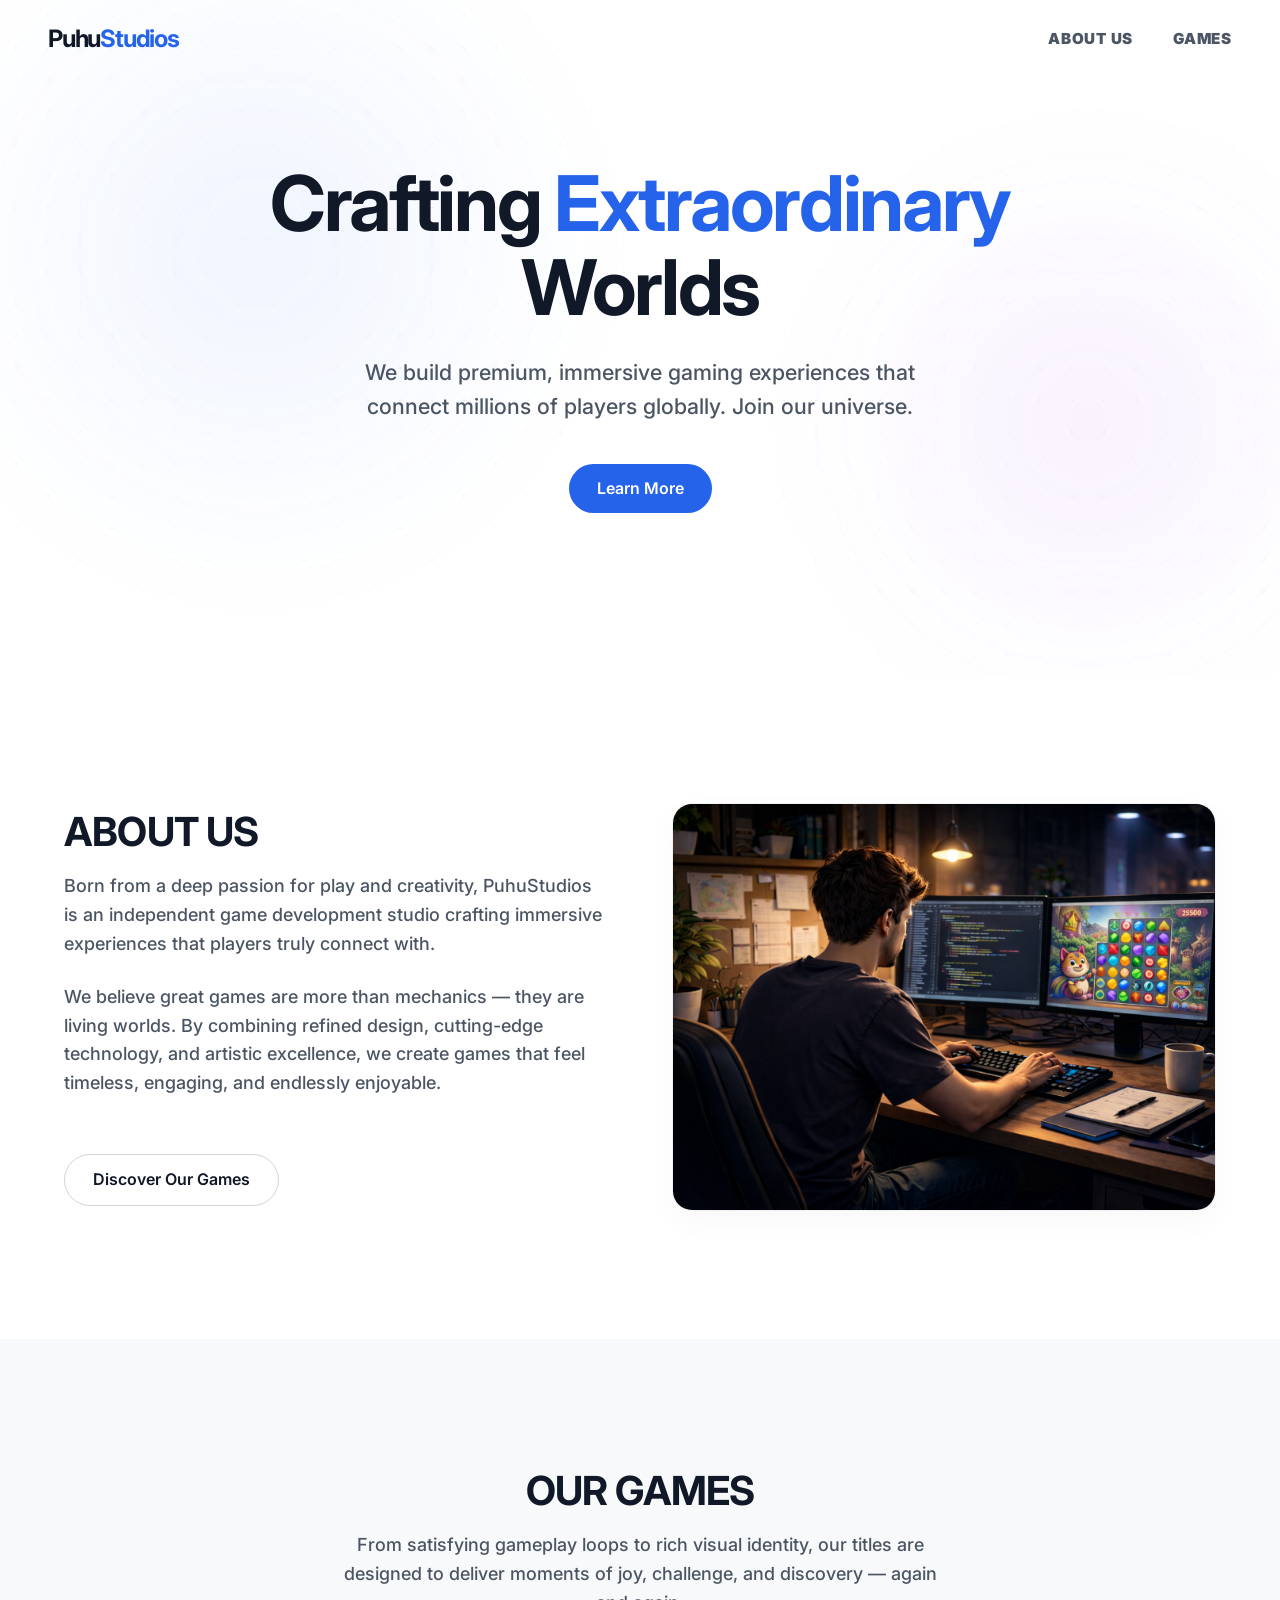
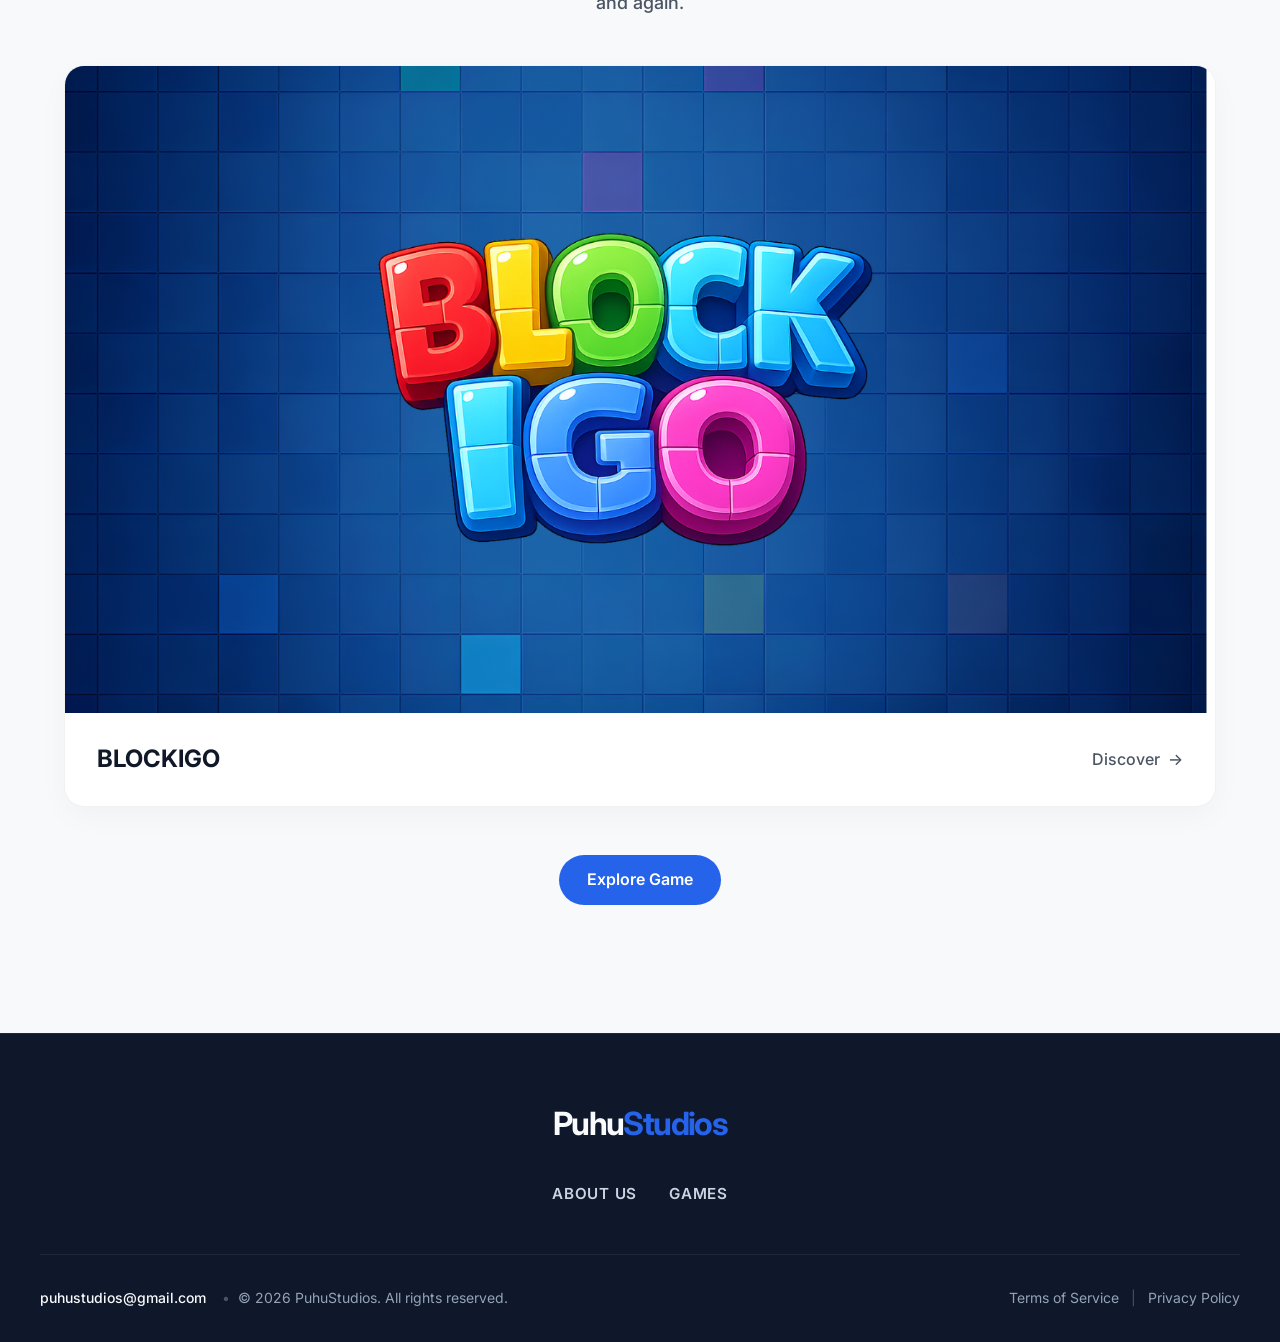
<file: index.html>
<!DOCTYPE html>
<html lang="en">

<head>
    <meta charset="UTF-8">
    <meta name="viewport" content="width=device-width, initial-scale=1.0">
    <title>Home - PuhuStudios</title>
    <meta name="description" content="Discover premium gaming experiences crafted with passion.">
    <link rel="preconnect" href="https://fonts.googleapis.com">
    <link rel="preconnect" href="https://fonts.gstatic.com" crossorigin>
    <link href="https://fonts.googleapis.com/css2?family=Inter:wght@400;500;600;700;800;900&display=swap"
        rel="stylesheet">
    <link rel="stylesheet" href="assets/styles.css">
</head>

<body>
    <header class="navbar">
        <div class="nav-container">
            <div class="logo-col">
                <a href="index.html" class="logo" aria-label="Home">Puhu<span>Studios</span></a>
            </div>
            <div class="nav-col">
                <button class="mobile-menu-btn" aria-label="Toggle menu" aria-expanded="false">
                    <span class="hamburger"></span>
                </button>
                <nav class="nav-menu" aria-label="Main Navigation">
                    <ul class="nav-list">
                        <li class="nav-item">
                            <a href="#about" class="nav-link">ABOUT US</a>
                        </li>
                        <li class="nav-item">
                            <a href="games.html" class="nav-link">GAMES</a>
                        </li>
                    </ul>
                </nav>
            </div>
        </div>
    </header>

    <main>
        <!-- Hero Section -->
        <section class="hero reveal">
            <div class="hero-bg"></div>
            <div class="container hero-content">
                <h1 class="hero-title">Crafting <span>Extraordinary</span><br>Worlds</h1>
                <p class="hero-subtitle">We build premium, immersive gaming experiences that connect millions of players
                    globally. Join our universe.</p>
                <a href="#about" class="btn btn-primary" aria-label="Learn more about our studio">Learn More</a>
            </div>
        </section>

        <!-- About Us Section -->
        <section id="about" class="about section reveal">
            <div class="container about-container">
                <div class="about-text">
                    <h2 class="section-title">ABOUT US</h2>
                    <p class="section-desc">Born from a deep passion for play and creativity, PuhuStudios is an
                        independent game development studio crafting immersive experiences that players truly connect
                        with.</p>
                    <p class="section-desc">We believe great games are more than mechanics — they are living worlds. By
                        combining refined design, cutting-edge technology, and artistic excellence, we create games that
                        feel timeless, engaging, and endlessly enjoyable.</p>

                    <a href="games.html" class="btn btn-secondary mt-4">Discover Our Games</a>
                </div>
                <div class="about-image glass-card">
                    <img src="images/about_us.png" alt="PuhuStudios Team" loading="lazy">
                </div>
            </div>
        </section>

        <!-- Our Games Section -->
        <section id="games" class="games section section-dark reveal">
            <div class="container">
                <div class="section-header text-center">
                    <h2 class="section-title">OUR GAMES</h2>
                    <p class="section-subtitle mx-auto">From satisfying gameplay loops to rich visual
                        identity, our titles are designed to deliver moments of joy, challenge, and discovery — again
                        and again.</p>
                </div>

                <div class="games-grid">
                    <div class="game-card glass-card">
                        <div class="game-card-img">
                            <img src="images/game_1.png" alt="BLOCKIGO promotional" loading="lazy">
                        </div>
                        <div class="game-card-content">
                            <h3 class="game-title">BLOCKIGO</h3>
                            <a href="games.html#game1" class="game-link">Discover <span class="arrow">→</span></a>
                        </div>
                    </div>
                </div>

                <div class="text-center mt-5">
                    <a href="games.html" class="btn btn-primary">Explore Game</a>
                </div>
            </div>
        </section>
    </main>

    <footer class="footer">
        <div class="footer-container">
            <div class="footer-top">
                <a href="index.html" class="logo footer-logo">Puhu<span>Studios</span></a>
                <ul class="footer-nav">
                    <li><a href="#about">ABOUT US</a></li>
                    <li><a href="games.html">GAMES</a></li>
                </ul>
            </div>

            <div class="footer-divider"></div>

            <div class="footer-bottom">
                <div class="footer-bottom-left">
                    <a href="mailto:puhustudios@gmail.com" class="footer-email">puhustudios@gmail.com</a>
                    <span class="copyright">&copy; 2026 PuhuStudios. All rights reserved.</span>
                </div>
                <div class="footer-bottom-right">
                    <a href="terms.html">Terms of Service</a>
                    <span class="separator">|</span>
                    <a href="privacy.html">Privacy Policy</a>
                </div>
            </div>
        </div>
    </footer>

    <script src="assets/script.js"></script>
</body>

</html>
</file>
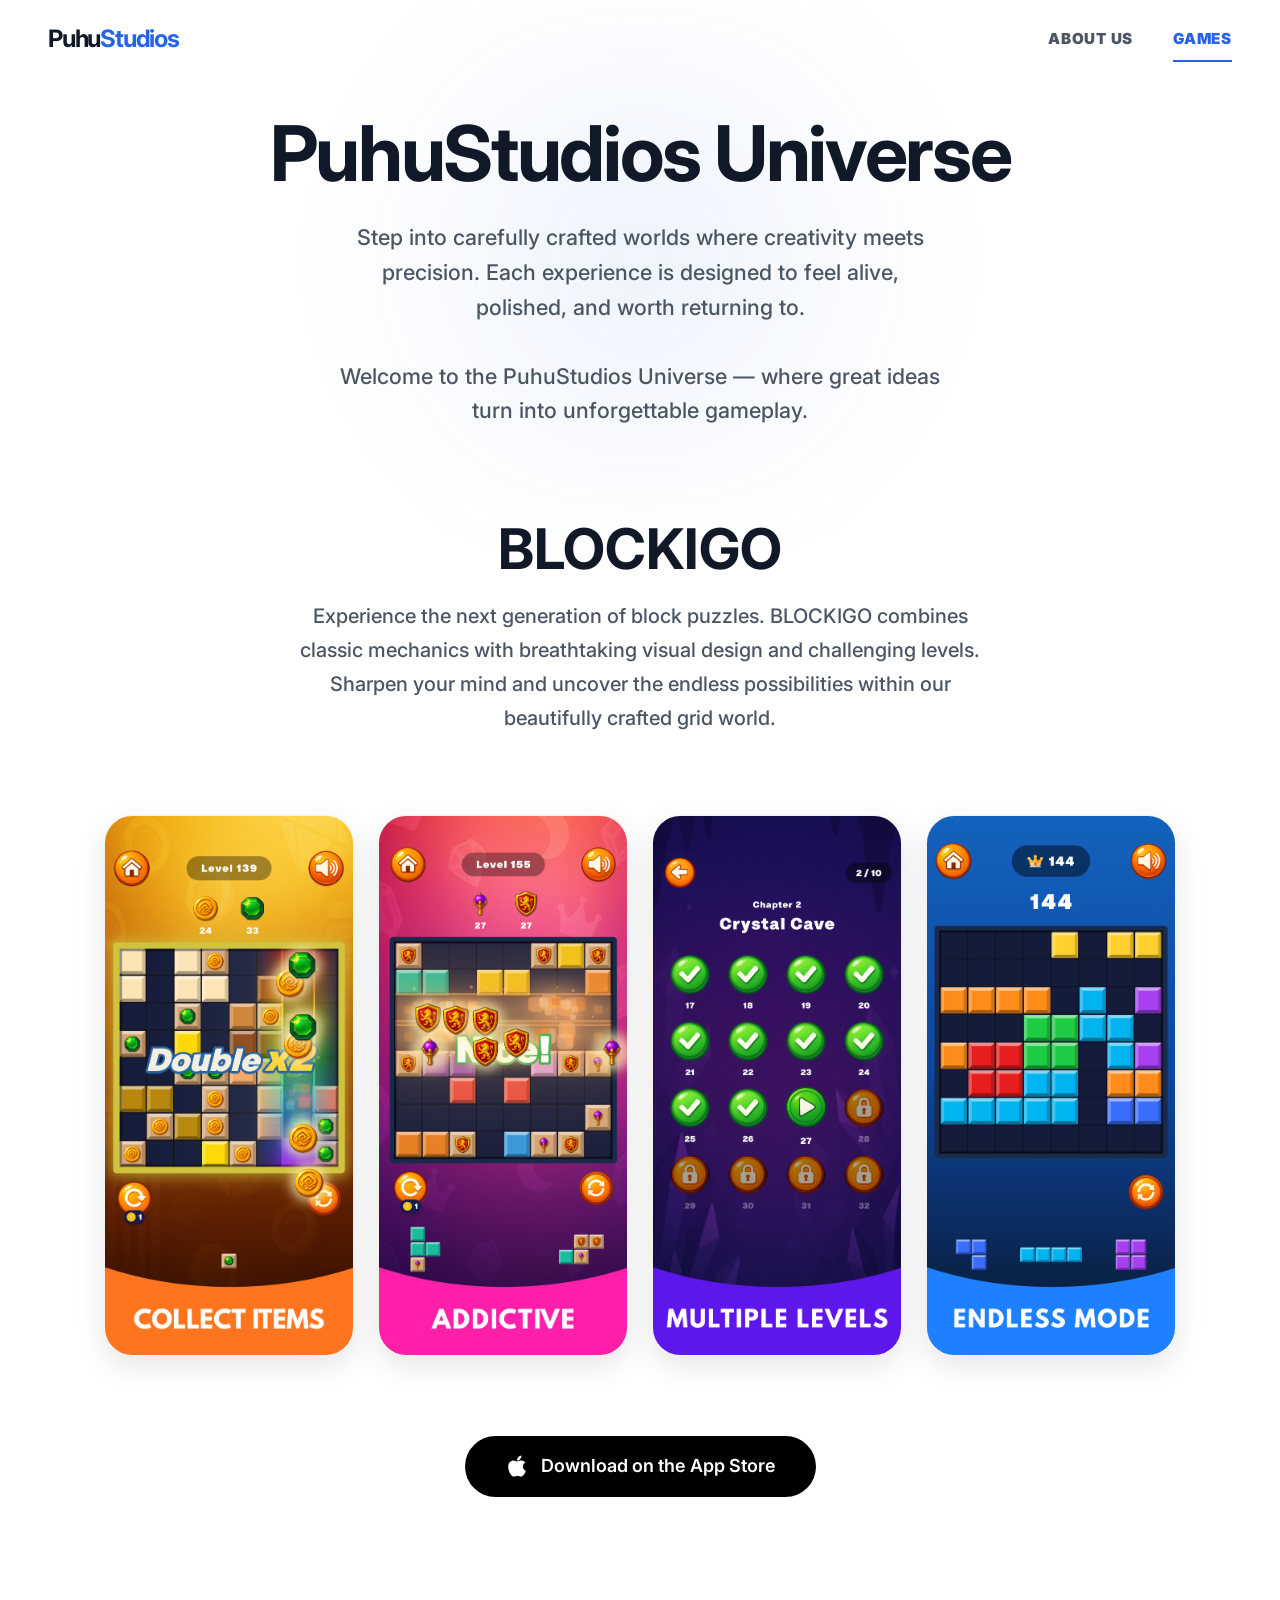
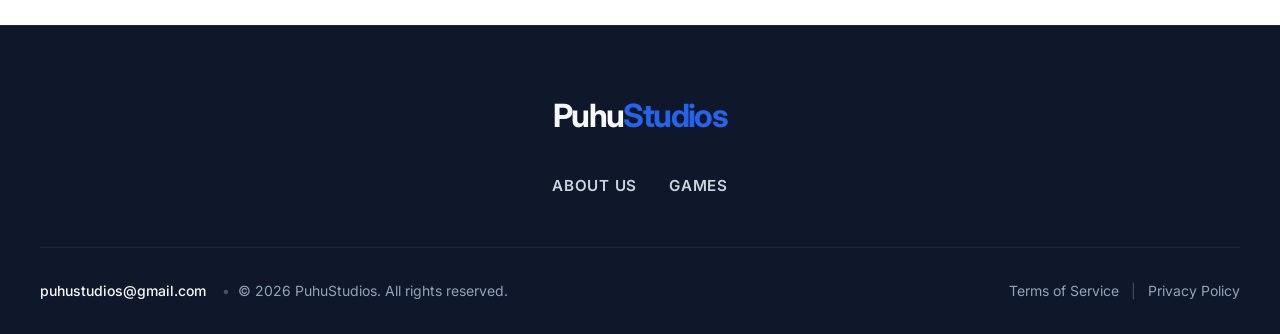
<file: games.html>
<!DOCTYPE html>
<html lang="en">

<head>
    <meta charset="UTF-8">
    <meta name="viewport" content="width=device-width, initial-scale=1.0">
    <title>Our Games - PuhuStudios</title>
    <meta name="description" content="Explore our library of premium games.">
    <link rel="preconnect" href="https://fonts.googleapis.com">
    <link rel="preconnect" href="https://fonts.gstatic.com" crossorigin>
    <link href="https://fonts.googleapis.com/css2?family=Inter:wght@400;500;600;700;800;900&display=swap"
        rel="stylesheet">
    <link rel="stylesheet" href="assets/styles.css">
</head>

<body>
    <header class="navbar">
        <div class="nav-container">
            <div class="logo-col">
                <a href="index.html" class="logo" aria-label="Home">Puhu<span>Studios</span></a>
            </div>
            <div class="nav-col">
                <button class="mobile-menu-btn" aria-label="Toggle menu" aria-expanded="false">
                    <span class="hamburger"></span>
                </button>
                <nav class="nav-menu" aria-label="Main Navigation">
                    <ul class="nav-list">
                        <li class="nav-item">
                            <a href="index.html#about" class="nav-link">ABOUT US</a>
                        </li>
                        <li class="nav-item">
                            <a href="games.html" class="nav-link active">GAMES</a>
                        </li>
                    </ul>
                </nav>
            </div>
        </div>
    </header>

    <main>
        <!-- Page Hero -->
        <section class="page-hero reveal">
            <div class="container text-center">
                <h1 class="hero-title">PuhuStudios Universe</h1>
                <p class="hero-subtitle mx-auto">Step into carefully crafted worlds where creativity meets precision.
                    Each experience is designed to feel alive, polished, and worth returning to.<br><br>Welcome to the
                    PuhuStudios Universe — where great ideas turn into unforgettable gameplay.</p>
            </div>
            <div class="hero-glow"></div>
        </section>

        <!-- Games List -->
        <section class="game-details-section">
            <div class="container game-list">
                <!-- Game 1 -->
                <article id="game1" class="game-showcase reveal">
                    <div class="game-showcase-header text-center">
                        <h2 class="game-detail-title">BLOCKIGO</h2>
                        <p class="game-detail-desc mx-auto">Experience the next generation of block puzzles. BLOCKIGO
                            combines classic mechanics with breathtaking visual design and challenging levels. Sharpen
                            your mind and uncover the endless possibilities within our beautifully crafted grid world.
                        </p>
                    </div>

                    <div class="game-screenshots mt-5">
                        <img src="images/1.png" alt="BLOCKIGO Screenshot 1" class="rounded-screenshot">
                        <img src="images/2.png" alt="BLOCKIGO Screenshot 2" class="rounded-screenshot">
                        <img src="images/3.png" alt="BLOCKIGO Screenshot 3" class="rounded-screenshot">
                        <img src="images/4.png" alt="BLOCKIGO Screenshot 4" class="rounded-screenshot">
                    </div>

                    <div class="text-center mt-5">
                        <a href="https://apps.apple.com/app/blockigo/id6759530692" target="_blank"
                            class="btn btn-appstore">Download on the App Store</a>
                    </div>
                </article>
            </div>
        </section>
    </main>

    <footer class="footer">
        <div class="footer-container">
            <div class="footer-top">
                <a href="index.html" class="logo footer-logo">Puhu<span>Studios</span></a>
                <ul class="footer-nav">
                    <li><a href="index.html#about">ABOUT US</a></li>
                    <li><a href="games.html">GAMES</a></li>
                </ul>
            </div>

            <div class="footer-divider"></div>

            <div class="footer-bottom">
                <div class="footer-bottom-left">
                    <a href="mailto:puhustudios@gmail.com" class="footer-email">puhustudios@gmail.com</a>
                    <span class="copyright">&copy; 2026 PuhuStudios. All rights reserved.</span>
                </div>
                <div class="footer-bottom-right">
                    <a href="terms.html">Terms of Service</a>
                    <span class="separator">|</span>
                    <a href="privacy.html">Privacy Policy</a>
                </div>
            </div>
        </div>
    </footer>

    <script src="assets/script.js"></script>
</body>

</html>
</file>
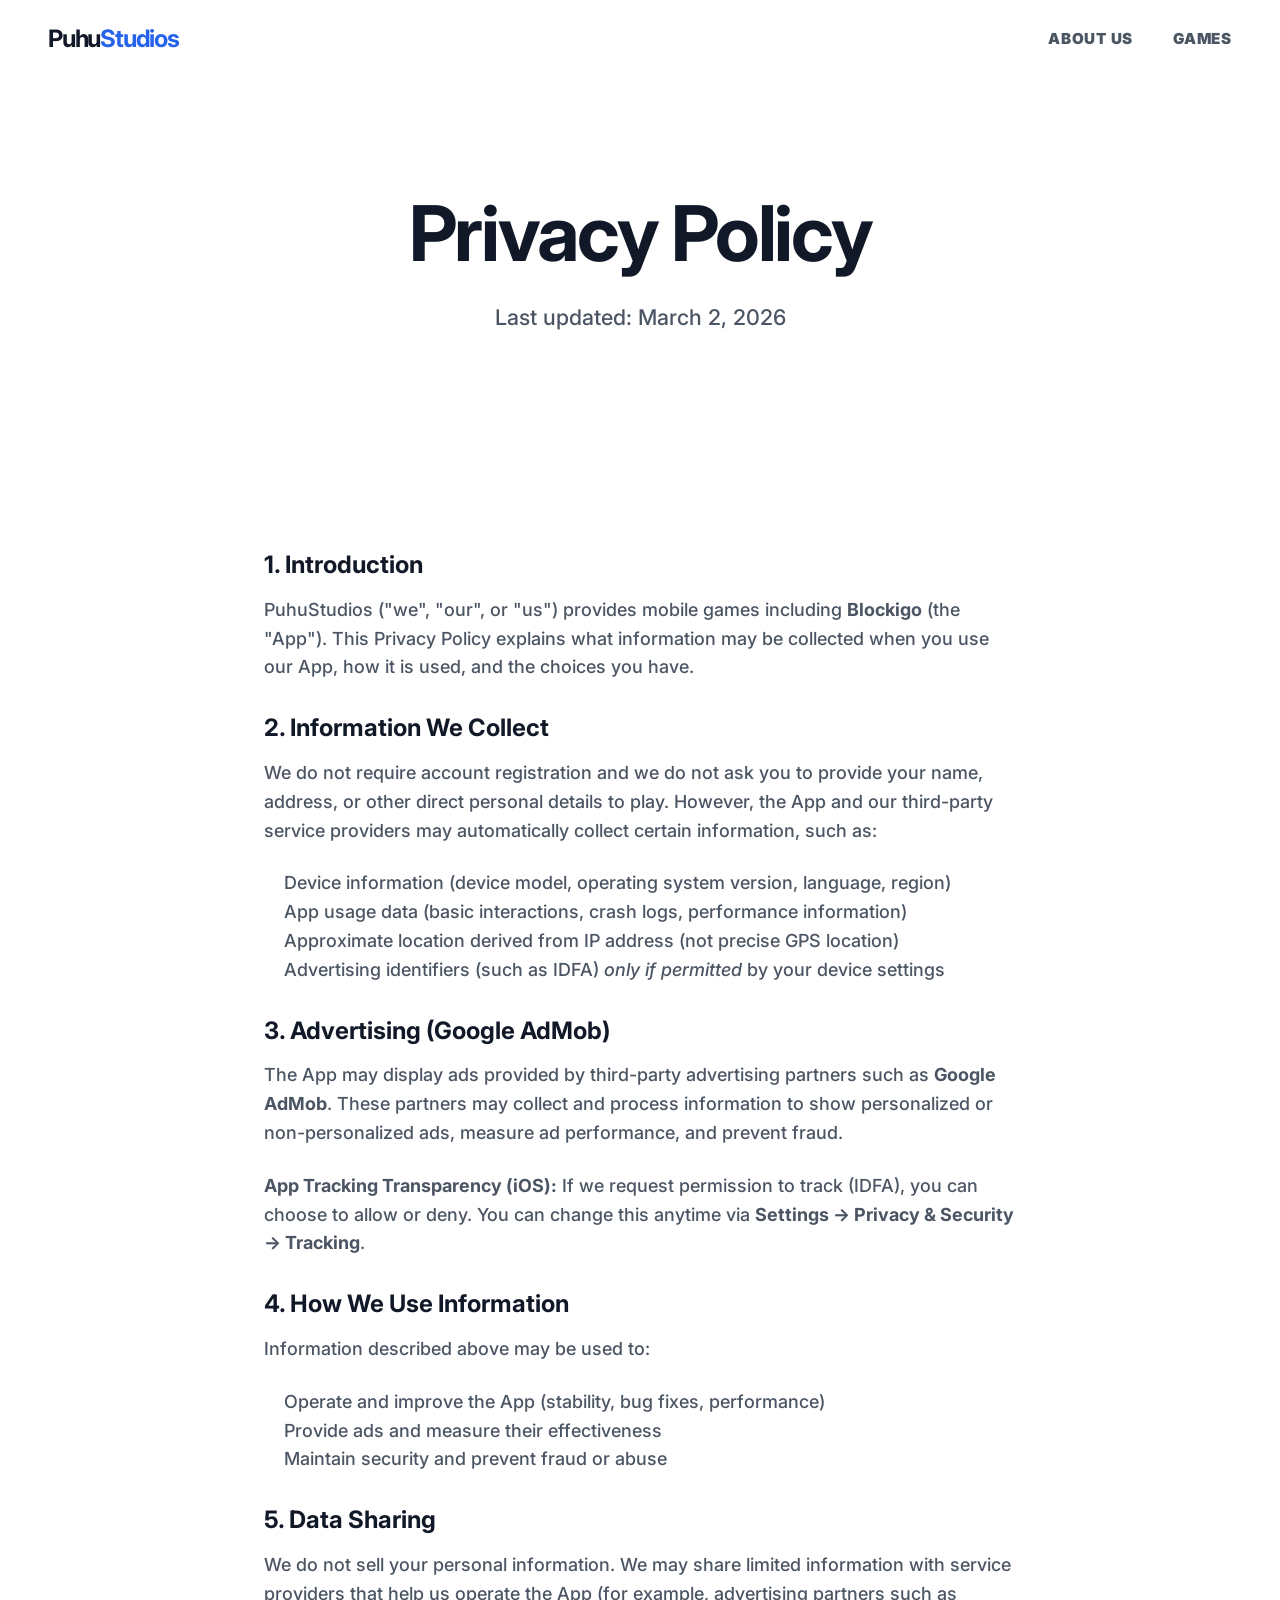
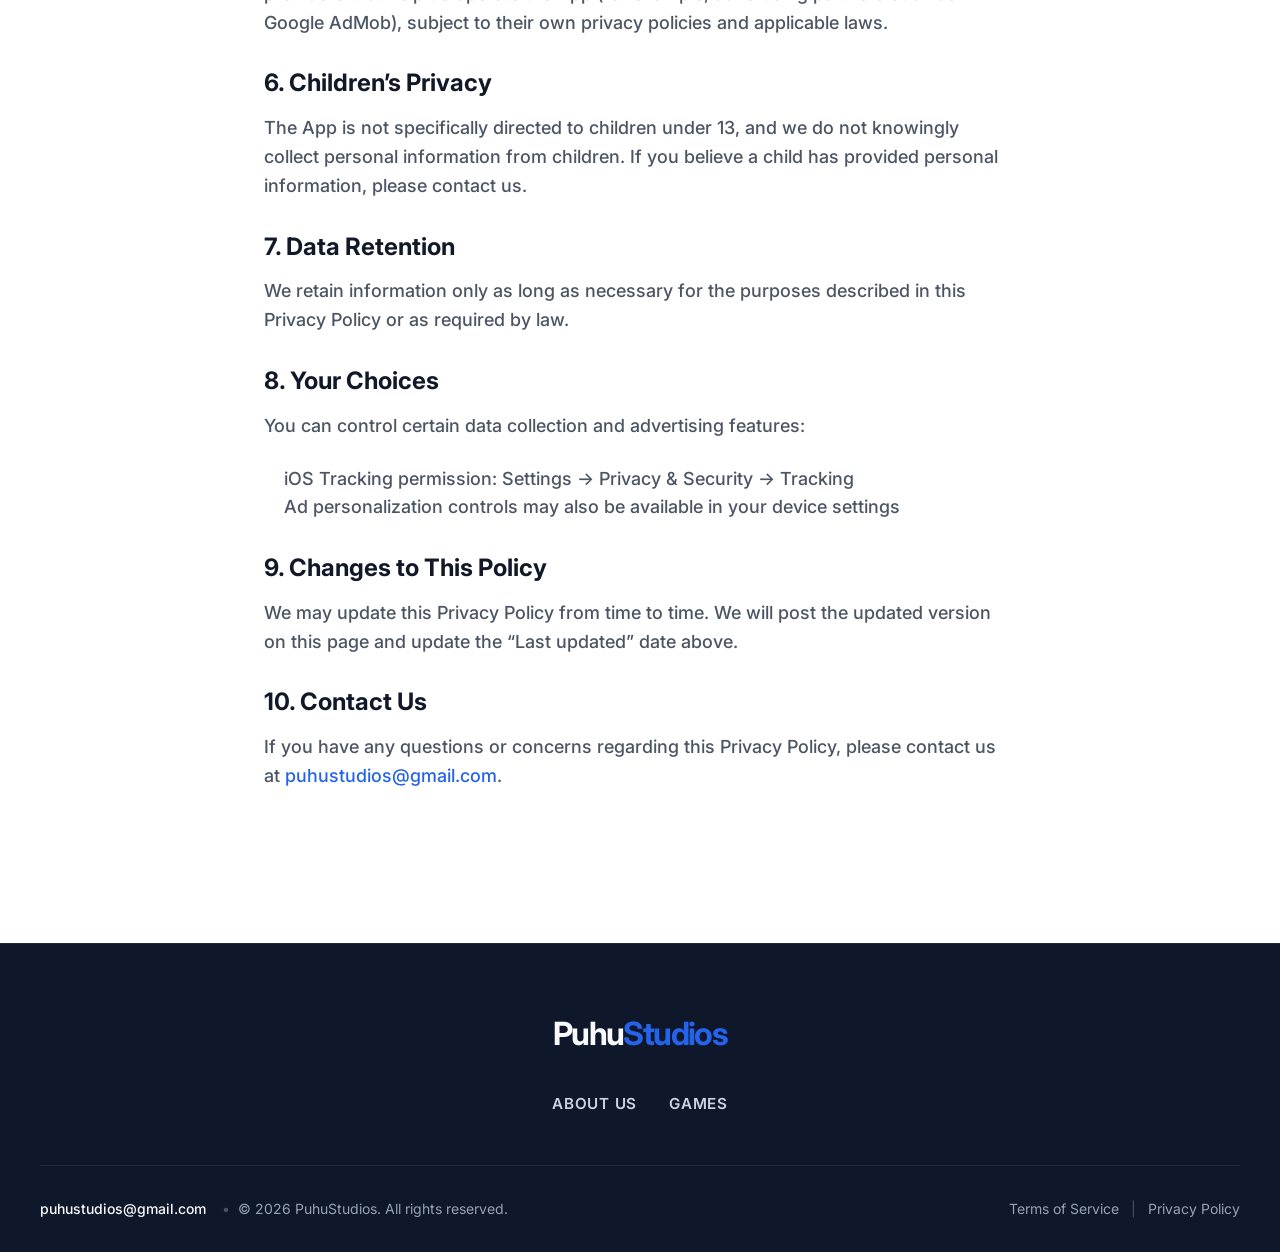
<file: privacy.html>
<!DOCTYPE html>
<html lang="en">

<head>
    <meta charset="UTF-8">
    <meta name="viewport" content="width=device-width, initial-scale=1.0">
    <title>Privacy Policy - PuhuStudios</title>
    <meta name="description" content="Privacy Policy for PuhuStudios and its games.">
    <link rel="preconnect" href="https://fonts.googleapis.com">
    <link rel="preconnect" href="https://fonts.gstatic.com" crossorigin>
    <link href="https://fonts.googleapis.com/css2?family=Inter:wght@400;500;600;700;800;900&display=swap"
        rel="stylesheet">
    <link rel="stylesheet" href="assets/styles.css">
</head>

<body>
    <header class="navbar">
        <div class="nav-container">
            <div class="logo-col">
                <a href="index.html" class="logo" aria-label="Home">Puhu<span>Studios</span></a>
            </div>
            <div class="nav-col">
                <button class="mobile-menu-btn" aria-label="Toggle menu" aria-expanded="false">
                    <span class="hamburger"></span>
                </button>
                <nav class="nav-menu" aria-label="Main Navigation">
                    <ul class="nav-list">
                        <li class="nav-item">
                            <a href="index.html#about" class="nav-link">ABOUT US</a>
                        </li>
                        <li class="nav-item">
                            <a href="games.html" class="nav-link">GAMES</a>
                        </li>
                    </ul>
                </nav>
            </div>
        </div>
    </header>

    <main>
        <section class="page-hero reveal pt-5">
            <div class="container text-center" style="padding-top: 5rem;">
                <h1 class="hero-title">Privacy Policy</h1>
                <p class="hero-subtitle mx-auto">Last updated: March 2, 2026</p>
            </div>
        </section>

        <section class="section pt-0">
            <div class="container max-w-md mx-auto" style="max-width: 800px;">

                <h2 style="margin-bottom: 1rem;">1. Introduction</h2>
                <p class="section-desc">
                    PuhuStudios ("we", "our", or "us") provides mobile games including <strong>Blockigo</strong> (the
                    "App").
                    This Privacy Policy explains what information may be collected when you use our App, how it is used,
                    and the choices you have.
                </p>

                <h2 style="margin-top: 2rem; margin-bottom: 1rem;">2. Information We Collect</h2>
                <p class="section-desc">
                    We do not require account registration and we do not ask you to provide your name, address, or other
                    direct personal details to play.
                    However, the App and our third-party service providers may automatically collect certain
                    information,
                    such as:
                </p>
                <ul class="section-desc" style="margin-left: 1.25rem;">
                    <li>Device information (device model, operating system version, language, region)</li>
                    <li>App usage data (basic interactions, crash logs, performance information)</li>
                    <li>Approximate location derived from IP address (not precise GPS location)</li>
                    <li>Advertising identifiers (such as IDFA) <em>only if permitted</em> by your device settings</li>
                </ul>

                <h2 style="margin-top: 2rem; margin-bottom: 1rem;">3. Advertising (Google AdMob)</h2>
                <p class="section-desc">
                    The App may display ads provided by third-party advertising partners such as <strong>Google
                        AdMob</strong>.
                    These partners may collect and process information to show personalized or non-personalized ads,
                    measure ad performance, and prevent fraud.
                </p>
                <p class="section-desc">
                    <strong>App Tracking Transparency (iOS):</strong> If we request permission to track (IDFA), you can
                    choose to allow or deny. You can change this anytime via
                    <strong>Settings → Privacy &amp; Security → Tracking</strong>.
                </p>

                <h2 style="margin-top: 2rem; margin-bottom: 1rem;">4. How We Use Information</h2>
                <p class="section-desc">
                    Information described above may be used to:
                </p>
                <ul class="section-desc" style="margin-left: 1.25rem;">
                    <li>Operate and improve the App (stability, bug fixes, performance)</li>
                    <li>Provide ads and measure their effectiveness</li>
                    <li>Maintain security and prevent fraud or abuse</li>
                </ul>

                <h2 style="margin-top: 2rem; margin-bottom: 1rem;">5. Data Sharing</h2>
                <p class="section-desc">
                    We do not sell your personal information. We may share limited information with service providers
                    that help us operate the App (for example, advertising partners such as Google AdMob), subject to
                    their own privacy policies and applicable laws.
                </p>

                <h2 style="margin-top: 2rem; margin-bottom: 1rem;">6. Children’s Privacy</h2>
                <p class="section-desc">
                    The App is not specifically directed to children under 13, and we do not knowingly collect personal
                    information from children. If you believe a child has provided personal information, please contact
                    us.
                </p>

                <h2 style="margin-top: 2rem; margin-bottom: 1rem;">7. Data Retention</h2>
                <p class="section-desc">
                    We retain information only as long as necessary for the purposes described in this Privacy Policy or
                    as required by law.
                </p>

                <h2 style="margin-top: 2rem; margin-bottom: 1rem;">8. Your Choices</h2>
                <p class="section-desc">
                    You can control certain data collection and advertising features:
                </p>
                <ul class="section-desc" style="margin-left: 1.25rem;">
                    <li>iOS Tracking permission: Settings → Privacy &amp; Security → Tracking</li>
                    <li>Ad personalization controls may also be available in your device settings</li>
                </ul>

                <h2 style="margin-top: 2rem; margin-bottom: 1rem;">9. Changes to This Policy</h2>
                <p class="section-desc">
                    We may update this Privacy Policy from time to time. We will post the updated version on this page
                    and update the “Last updated” date above.
                </p>

                <h2 style="margin-top: 2rem; margin-bottom: 1rem;">10. Contact Us</h2>
                <p class="section-desc">
                    If you have any questions or concerns regarding this Privacy Policy, please contact us at
                    <a href="mailto:puhustudios@gmail.com" style="color: var(--accent);">puhustudios@gmail.com</a>.
                </p>

            </div>
        </section>
    </main>

    <footer class="footer">
        <div class="footer-container">
            <div class="footer-top">
                <a href="index.html" class="logo footer-logo">Puhu<span>Studios</span></a>
                <ul class="footer-nav">
                    <li><a href="index.html#about">ABOUT US</a></li>
                    <li><a href="games.html">GAMES</a></li>
                </ul>
            </div>

            <div class="footer-divider"></div>

            <div class="footer-bottom">
                <div class="footer-bottom-left">
                    <a href="mailto:puhustudios@gmail.com" class="footer-email">puhustudios@gmail.com</a>
                    <span class="copyright">&copy; 2026 PuhuStudios. All rights reserved.</span>
                </div>
                <div class="footer-bottom-right">
                    <a href="terms.html">Terms of Service</a>
                    <span class="separator">|</span>
                    <a href="privacy.html">Privacy Policy</a>
                </div>
            </div>
        </div>
    </footer>

    <script src="assets/script.js"></script>
</body>

</html>
</file>
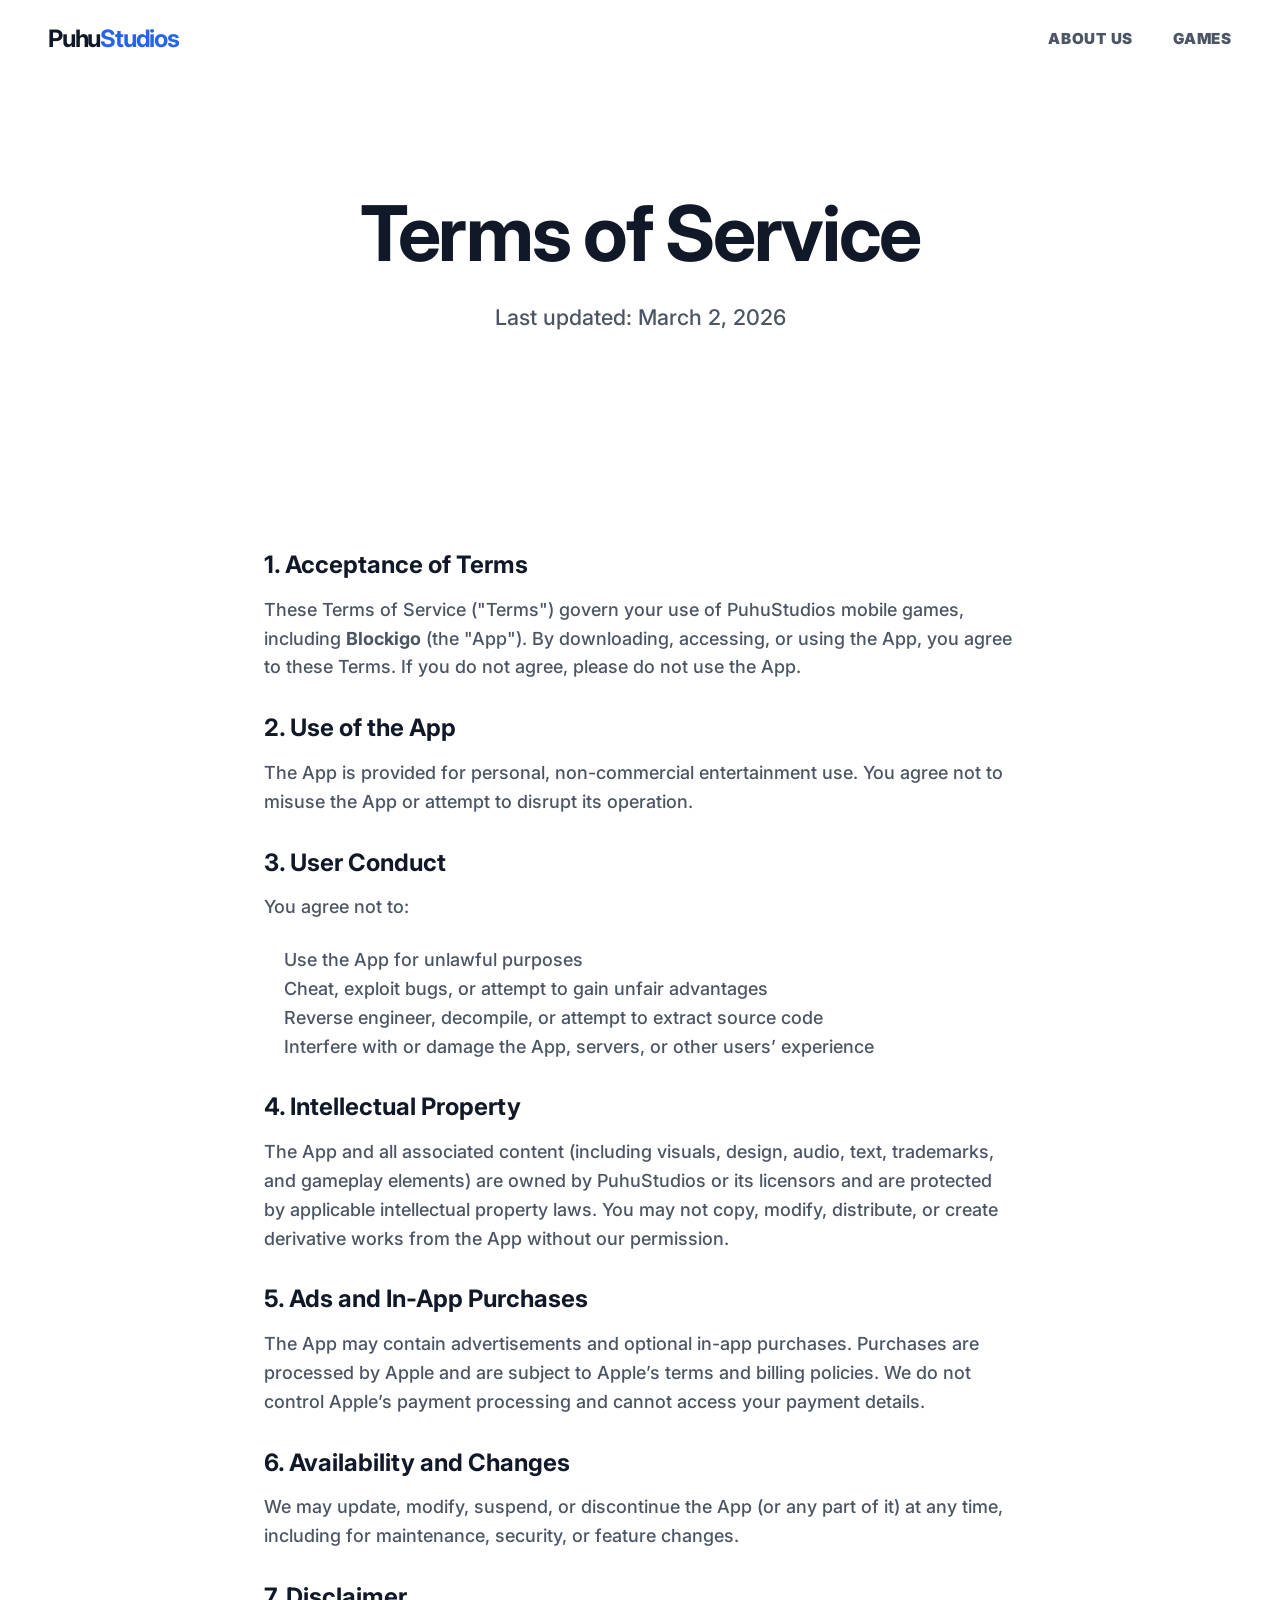
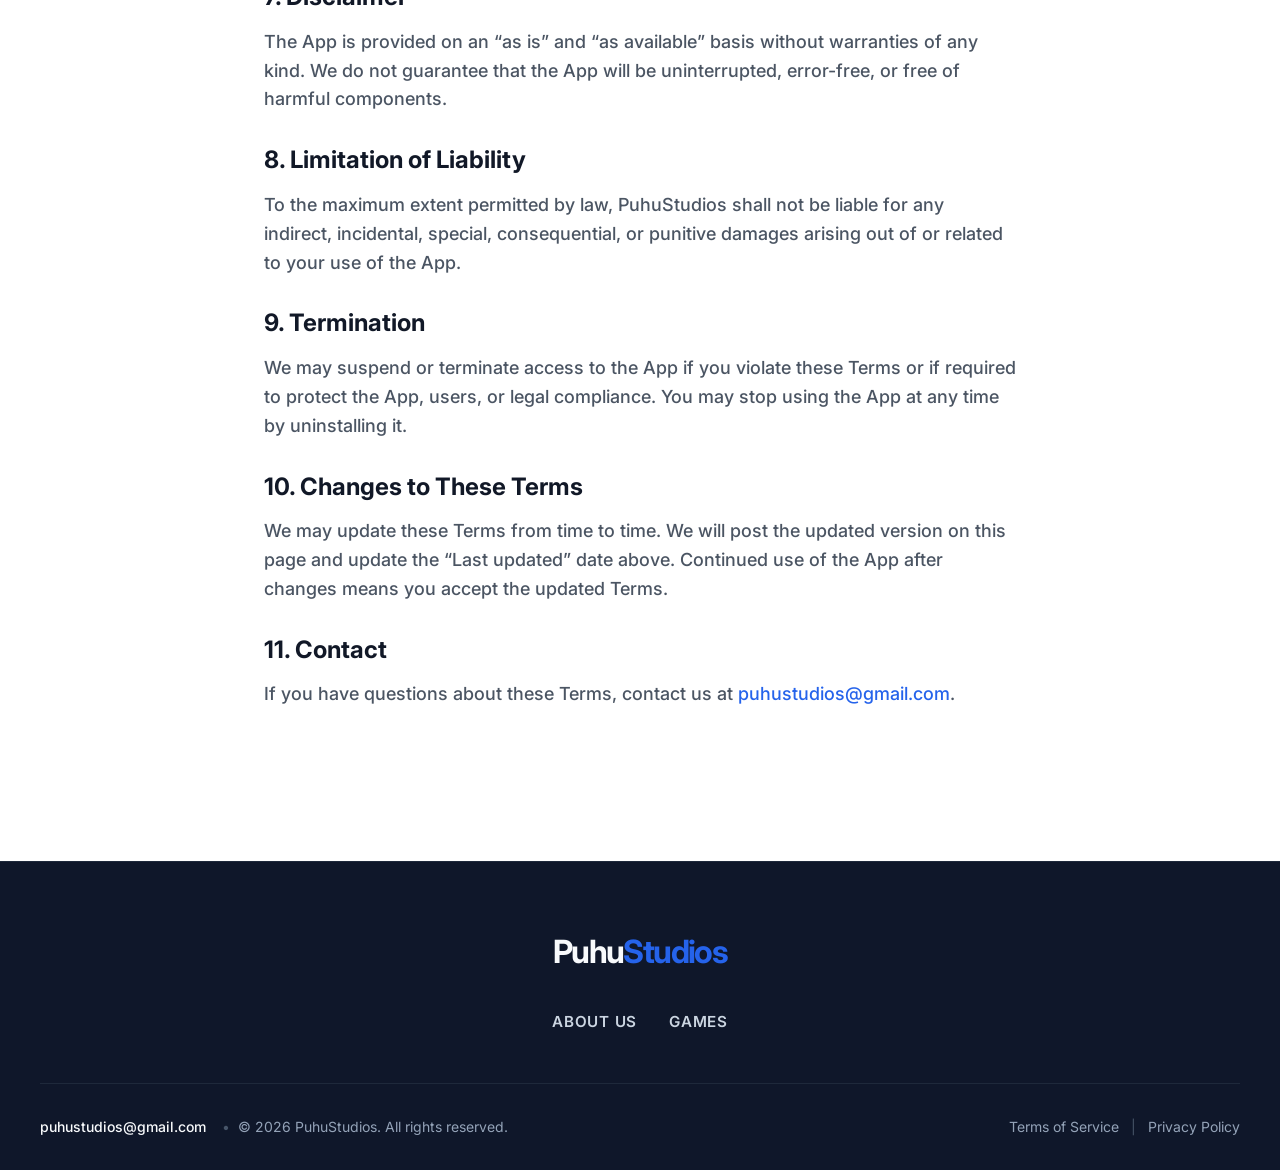
<file: terms.html>
<!DOCTYPE html>
<html lang="en">

<head>
    <meta charset="UTF-8">
    <meta name="viewport" content="width=device-width, initial-scale=1.0">
    <title>Terms of Service - PuhuStudios</title>
    <meta name="description" content="Terms of Service for PuhuStudios and its games.">
    <link rel="preconnect" href="https://fonts.googleapis.com">
    <link rel="preconnect" href="https://fonts.gstatic.com" crossorigin>
    <link href="https://fonts.googleapis.com/css2?family=Inter:wght@400;500;600;700;800;900&display=swap"
        rel="stylesheet">
    <link rel="stylesheet" href="assets/styles.css">
</head>

<body>
    <header class="navbar">
        <div class="nav-container">
            <div class="logo-col">
                <a href="index.html" class="logo" aria-label="Home">Puhu<span>Studios</span></a>
            </div>
            <div class="nav-col">
                <button class="mobile-menu-btn" aria-label="Toggle menu" aria-expanded="false">
                    <span class="hamburger"></span>
                </button>
                <nav class="nav-menu" aria-label="Main Navigation">
                    <ul class="nav-list">
                        <li class="nav-item">
                            <a href="index.html#about" class="nav-link">ABOUT US</a>
                        </li>
                        <li class="nav-item">
                            <a href="games.html" class="nav-link">GAMES</a>
                        </li>
                    </ul>
                </nav>
            </div>
        </div>
    </header>

    <main>
        <section class="page-hero reveal pt-5">
            <div class="container text-center" style="padding-top: 5rem;">
                <h1 class="hero-title">Terms of Service</h1>
                <p class="hero-subtitle mx-auto">Last updated: March 2, 2026</p>
            </div>
        </section>

        <section class="section pt-0">
            <div class="container max-w-md mx-auto" style="max-width: 800px;">

                <h2 style="margin-bottom: 1rem;">1. Acceptance of Terms</h2>
                <p class="section-desc">
                    These Terms of Service ("Terms") govern your use of PuhuStudios mobile games, including
                    <strong>Blockigo</strong> (the "App"). By downloading, accessing, or using the App, you agree to
                    these Terms. If you do not agree, please do not use the App.
                </p>

                <h2 style="margin-top: 2rem; margin-bottom: 1rem;">2. Use of the App</h2>
                <p class="section-desc">
                    The App is provided for personal, non-commercial entertainment use. You agree not to misuse the App
                    or attempt to disrupt its operation.
                </p>

                <h2 style="margin-top: 2rem; margin-bottom: 1rem;">3. User Conduct</h2>
                <p class="section-desc">
                    You agree not to:
                </p>
                <ul class="section-desc" style="margin-left: 1.25rem;">
                    <li>Use the App for unlawful purposes</li>
                    <li>Cheat, exploit bugs, or attempt to gain unfair advantages</li>
                    <li>Reverse engineer, decompile, or attempt to extract source code</li>
                    <li>Interfere with or damage the App, servers, or other users’ experience</li>
                </ul>

                <h2 style="margin-top: 2rem; margin-bottom: 1rem;">4. Intellectual Property</h2>
                <p class="section-desc">
                    The App and all associated content (including visuals, design, audio, text, trademarks, and gameplay
                    elements) are owned by PuhuStudios or its licensors and are protected by applicable intellectual
                    property laws. You may not copy, modify, distribute, or create derivative works from the App without
                    our permission.
                </p>

                <h2 style="margin-top: 2rem; margin-bottom: 1rem;">5. Ads and In-App Purchases</h2>
                <p class="section-desc">
                    The App may contain advertisements and optional in-app purchases. Purchases are processed by Apple
                    and are subject to Apple’s terms and billing policies. We do not control Apple’s payment processing
                    and cannot access your payment details.
                </p>

                <h2 style="margin-top: 2rem; margin-bottom: 1rem;">6. Availability and Changes</h2>
                <p class="section-desc">
                    We may update, modify, suspend, or discontinue the App (or any part of it) at any time, including
                    for maintenance, security, or feature changes.
                </p>

                <h2 style="margin-top: 2rem; margin-bottom: 1rem;">7. Disclaimer</h2>
                <p class="section-desc">
                    The App is provided on an “as is” and “as available” basis without warranties of any kind. We do not
                    guarantee that the App will be uninterrupted, error-free, or free of harmful components.
                </p>

                <h2 style="margin-top: 2rem; margin-bottom: 1rem;">8. Limitation of Liability</h2>
                <p class="section-desc">
                    To the maximum extent permitted by law, PuhuStudios shall not be liable for any indirect,
                    incidental, special, consequential, or punitive damages arising out of or related to your use of the
                    App.
                </p>

                <h2 style="margin-top: 2rem; margin-bottom: 1rem;">9. Termination</h2>
                <p class="section-desc">
                    We may suspend or terminate access to the App if you violate these Terms or if required to protect
                    the App, users, or legal compliance. You may stop using the App at any time by uninstalling it.
                </p>

                <h2 style="margin-top: 2rem; margin-bottom: 1rem;">10. Changes to These Terms</h2>
                <p class="section-desc">
                    We may update these Terms from time to time. We will post the updated version on this page and
                    update the “Last updated” date above. Continued use of the App after changes means you accept the
                    updated Terms.
                </p>

                <h2 style="margin-top: 2rem; margin-bottom: 1rem;">11. Contact</h2>
                <p class="section-desc">
                    If you have questions about these Terms, contact us at
                    <a href="mailto:puhustudios@gmail.com" style="color: var(--accent);">puhustudios@gmail.com</a>.
                </p>

            </div>
        </section>
    </main>

    <footer class="footer">
        <div class="footer-container">
            <div class="footer-top">
                <a href="index.html" class="logo footer-logo">Puhu<span>Studios</span></a>
                <ul class="footer-nav">
                    <li><a href="index.html#about">ABOUT US</a></li>
                    <li><a href="games.html">GAMES</a></li>
                </ul>
            </div>

            <div class="footer-divider"></div>

            <div class="footer-bottom">
                <div class="footer-bottom-left">
                    <a href="mailto:puhustudios@gmail.com" class="footer-email">puhustudios@gmail.com</a>
                    <span class="copyright">&copy; 2026 PuhuStudios. All rights reserved.</span>
                </div>
                <div class="footer-bottom-right">
                    <a href="terms.html">Terms of Service</a>
                    <span class="separator">|</span>
                    <a href="privacy.html">Privacy Policy</a>
                </div>
            </div>
        </div>
    </footer>

    <script src="assets/script.js"></script>
</body>

</html>
</file>
<file: assets/styles.css>
/* Custom CSS */
:root {
    --bg-dark: #f8f9fa;
    /* Light gray for alternating sections */
    --bg-surface: #ffffff;
    /* White for main surface */
    --text-primary: #111827;
    /* Dark slate text */
    --text-secondary: #4b5563;
    /* Medium gray text */
    --accent: #2563eb;
    /* Vibrant blue */
    --accent-hover: #1d4ed8;
    /* Darker blue */
    --glass-bg: rgba(255, 255, 255, 0.85);
    --glass-border: rgba(0, 0, 0, 0.05);
    --font-main: 'Inter', system-ui, -apple-system, sans-serif;
    --nav-height: 80px;
    --transition: 0.3s cubic-bezier(0.25, 0.8, 0.25, 1);
}

* {
    margin: 0;
    padding: 0;
    box-sizing: border-box;
}

html {
    scroll-behavior: smooth;
}

body {
    font-family: var(--font-main);
    background-color: var(--bg-surface);
    color: var(--text-primary);
    line-height: 1.6;
    overflow-x: hidden;
}

img {
    max-width: 100%;
    height: auto;
    display: block;
}

a {
    text-decoration: none;
    color: inherit;
    transition: var(--transition);
}

li {
    list-style: none;
}

.container {
    width: 100%;
    max-width: 1200px;
    margin: 0 auto;
    padding: 0 24px;
}

/* Typography */
h1,
h2,
h3,
h4 {
    line-height: 1.2;
    font-weight: 700;
    color: var(--text-primary);
}

.section-title {
    font-size: 2.5rem;
    margin-bottom: 1rem;
    letter-spacing: -0.02em;
}

.section-subtitle {
    font-size: 1.125rem;
    color: var(--text-secondary);
    margin-bottom: 3rem;
    font-weight: 500;
    text-align: center;
    max-width: 600px;
}

.section-desc {
    font-size: 1.125rem;
    color: var(--text-secondary);
    font-weight: 500;
    margin-bottom: 1.5rem;
}

.text-center {
    text-align: center;
}

.mt-3 {
    margin-top: 1.5rem;
}

.mt-4 {
    margin-top: 2rem;
}

.mt-5 {
    margin-top: 3rem;
}

.mx-auto {
    margin-left: auto;
    margin-right: auto;
}

.max-w-md {
    max-width: 800px;
}

/* Buttons */
.btn {
    display: inline-flex;
    align-items: center;
    justify-content: center;
    padding: 12px 28px;
    font-size: 1rem;
    font-weight: 600;
    border-radius: 9999px;
    transition: var(--transition);
    cursor: pointer;
    border: none;
}

.btn-primary {
    background-color: var(--accent);
    color: white;
}

.btn-primary:hover {
    background-color: var(--accent-hover);
    transform: translateY(-2px);
    box-shadow: 0 10px 20px -10px var(--accent);
}

.btn-secondary {
    background-color: transparent;
    color: var(--text-primary);
    border: 1px solid #d1d5db;
}

.btn-secondary:hover {
    background-color: #f3f4f6;
    border-color: #9ca3af;
    transform: translateY(-2px);
}

/* App Store Button */
.btn-appstore {
    background-color: #000000;
    color: #ffffff;
    font-weight: 600;
    font-size: 1.125rem;
    padding: 16px 40px;
    gap: 0.75rem;
    border-radius: 100px;
}

.btn-appstore::before {
    content: '';
    display: inline-block;
    width: 24px;
    height: 24px;
    background: url('data:image/svg+xml;utf8,<svg xmlns="http://www.w3.org/2000/svg" viewBox="0 0 384 512"><path fill="%23ffffff" d="M318.7 268.7c-.2-36.7 16.4-64.4 50-84.8-18.8-26.9-47.2-41.7-84.7-44.6-35.5-2.8-74.3 20.7-88.5 20.7-15 0-49.4-19.7-76.4-19.7C63.3 141.2 4 184.8 4 273.5q0 39.3 14.4 81.2c12.8 36.7 59 126.7 107.2 125.2 25.2-.6 43-17.9 75.8-17.9 31.8 0 48.3 17.9 76.4 17.9 48.6-.7 90.4-82.5 102.6-119.3-65.2-30.7-61.7-90-61.7-91.9zm-56.6-164.2c27.3-32.4 24.8-61.9 24-72.5-24.1 1.4-52 16.4-67.9 34.9-17.5 19.8-27.8 44.3-25.6 71.9 26.1 2 49.9-11.4 69.5-34.3z"/></svg>') no-repeat center;
    background-size: contain;
}

.btn-appstore:hover {
    transform: translateY(-2px);
    box-shadow: none;
    background-color: #333333;
}

/* Glassmorphism / Cards for Light Theme */
.glass-card {
    background: #ffffff;
    border: 1px solid var(--glass-border);
    border-radius: 20px;
    box-shadow: 0 10px 30px rgba(0, 0, 0, 0.03);
    overflow: hidden;
}

/* --- NAVIGATION HEADER --- */
.navbar {
    position: fixed;
    top: 0;
    left: 0;
    width: 100%;
    height: var(--nav-height);
    z-index: 1000;
    background-color: transparent;
    transition: background-color 0.3s ease, border-bottom 0.3s ease, box-shadow 0.3s ease;
    border-bottom: 1px solid transparent;
}

.navbar.scrolled {
    background: rgba(255, 255, 255, 0.95);
    backdrop-filter: blur(12px);
    -webkit-backdrop-filter: blur(12px);
    border-bottom: 1px solid var(--glass-border);
    box-shadow: 0 4px 20px rgba(0, 0, 0, 0.03);
}

.nav-container {
    width: 100%;
    height: 100%;
    padding: 0 48px;
    /* Classic wide padding */
    display: flex;
    justify-content: space-between;
    align-items: center;
}

.logo-col {
    display: flex;
    justify-content: flex-start;
}

.nav-col {
    display: flex;
    justify-content: flex-end;
}

.action-col {
    display: none;
}

.logo {
    font-size: 1.5rem;
    font-weight: 700;
    letter-spacing: -0.05em;
    color: var(--text-primary);
}

.logo span {
    color: var(--accent);
}

.nav-list {
    display: flex;
    align-items: center;
    gap: 2.5rem;
}

.nav-item {
    position: relative;
    height: var(--nav-height);
    display: flex;
    align-items: center;
}

.nav-link {
    font-size: 0.95rem;
    font-weight: 900;
    letter-spacing: 0.05em;
    color: var(--text-secondary);
    position: relative;
    padding: 0.5rem 0;
}

.nav-link:hover,
.nav-link.active {
    color: var(--accent);
}

.nav-link::after {
    content: '';
    position: absolute;
    bottom: -2px;
    left: 0;
    width: 0%;
    height: 2px;
    background-color: var(--accent);
    transition: var(--transition);
}

.nav-link:hover::after,
.nav-link.active::after {
    width: 100%;
}

.mobile-menu-btn {
    display: none;
    position: absolute;
    right: 24px;
    top: 50%;
    transform: translateY(-50%);
    background: none;
    border: none;
    cursor: pointer;
    width: 30px;
    height: 20px;
    z-index: 1001;
}

.hamburger {
    display: block;
    width: 100%;
    height: 2px;
    background-color: var(--text-primary);
    position: absolute;
    top: 50%;
    transform: translateY(-50%);
    transition: var(--transition);
}

.hamburger::before,
.hamburger::after {
    content: '';
    position: absolute;
    width: 100%;
    height: 2px;
    background-color: var(--text-primary);
    left: 0;
    transition: var(--transition);
}

.hamburger::before {
    top: -8px;
}

.hamburger::after {
    bottom: -8px;
}

.mobile-menu-btn.active .hamburger {
    background-color: transparent;
}

.mobile-menu-btn.active .hamburger::before {
    top: 0;
    transform: rotate(45deg);
}

.mobile-menu-btn.active .hamburger::after {
    bottom: 0;
    transform: rotate(-45deg);
}

/* Main layout / Sections */
.section {
    padding: 8rem 0;
}

/* Hero Section */
.hero {
    min-height: 75vh;
    display: flex;
    align-items: center;
    justify-content: center;
    text-align: center;
    position: relative;
    overflow: hidden;
}

/* Modern Animated Background Objects */
.hero::before {
    content: '';
    position: absolute;
    width: 60vw;
    height: 60vw;
    background: radial-gradient(circle, rgba(37, 99, 235, 0.08) 0%, transparent 60%);
    border-radius: 50%;
    top: -20%;
    left: -10%;
    animation: drift 15s infinite alternate ease-in-out;
    filter: blur(60px);
    z-index: 0;
    pointer-events: none;
}

.hero::after {
    content: '';
    position: absolute;
    width: 50vw;
    height: 50vw;
    background: radial-gradient(circle, rgba(147, 51, 234, 0.08) 0%, transparent 60%);
    border-radius: 50%;
    bottom: -10%;
    right: -10%;
    animation: drift 20s infinite alternate-reverse ease-in-out;
    filter: blur(60px);
    z-index: 0;
    pointer-events: none;
}

@keyframes drift {
    0% {
        transform: translate(0px, 0px) scale(1);
    }

    100% {
        transform: translate(100px, 50px) scale(1.1);
    }
}

.hero-bg {
    position: absolute;
    top: 0;
    left: 0;
    width: 100%;
    height: 100%;
    background-color: var(--bg-surface);
    background-image: radial-gradient(#d1d5db 1px, transparent 1px);
    background-size: 32px 32px;
    opacity: 0.3;
    z-index: -2;
}

.hero-content {
    position: relative;
    z-index: 1;
    max-width: 800px;
    margin: 0 auto;
}

.hero-title {
    font-size: clamp(3rem, 6vw, 5rem);
    letter-spacing: -0.03em;
    margin-bottom: 1.5rem;
    line-height: 1.1;
}

.hero-title span {
    color: var(--accent);
}

.hero-subtitle {
    font-size: clamp(1.125rem, 2vw, 1.35rem);
    color: var(--text-secondary);
    font-weight: 500;
    max-width: 600px;
    margin: 0 auto 2.5rem;
}

/* About Section */
.about-container {
    display: grid;
    grid-template-columns: 1fr 1fr;
    gap: 4rem;
    align-items: center;
}

.about-image {
    aspect-ratio: 4/3;
    padding: 0;
}

.about-image img {
    width: 100%;
    height: 100%;
    object-fit: cover;
    border-radius: 14px;
}

/* Games Section */
.section-dark {
    background-color: var(--bg-dark);
}

.games-grid {
    display: grid;
    grid-template-columns: repeat(auto-fit, minmax(300px, 1fr));
    gap: 2rem;
    width: 100%;
}

.game-card {
    transition: var(--transition);
    display: flex;
    flex-direction: column;
}

.game-card:hover {
    transform: translateY(-10px);
    box-shadow: 0 20px 40px rgba(0, 0, 0, 0.08);
}

.game-card-img {
    aspect-ratio: 16/9;
    overflow: hidden;
    width: 100%;
}

.game-card-img img {
    width: 100%;
    height: 100%;
    object-fit: cover;
    object-position: center;
    display: block;
    transition: transform 0.7s ease;
}

.game-card:hover .game-card-img img {
    transform: scale(1.05);
}

.game-card-content {
    padding: 2rem;
    display: flex;
    justify-content: space-between;
    align-items: center;
}

.game-title {
    font-size: 1.5rem;
}

.game-link {
    color: var(--text-secondary);
    font-weight: 500;
    display: flex;
    align-items: center;
    gap: 0.5rem;
}

.game-link .arrow {
    transition: transform 0.3s ease;
}

.game-link:hover {
    color: var(--accent);
}

.game-card:hover .game-link .arrow {
    transform: translateX(5px);
    color: var(--accent);
}

.page-hero {
    padding: 7rem 0 3rem;
    position: relative;
}

.hero-glow {
    position: absolute;
    top: 50%;
    left: 50%;
    transform: translate(-50%, -50%);
    width: 60vw;
    height: 40vw;
    background: radial-gradient(circle, rgba(37, 99, 235, 0.08) 0%, transparent 70%);
    z-index: -1;
    filter: blur(40px);
    pointer-events: none;
}

.game-details-section {
    padding-bottom: 8rem;
}

.game-list {
    display: flex;
    flex-direction: column;
    gap: 8rem;
}

.game-showcase {
    overflow: hidden;
}

.game-showcase-header {
    margin-bottom: 2rem;
}

.game-detail-title {
    font-size: 3.5rem;
    margin-bottom: 1rem;
    color: var(--text-primary);
}

.game-detail-desc {
    color: var(--text-secondary);
    font-size: 1.25rem;
    font-weight: 500;
    max-width: 700px;
    line-height: 1.7;
    text-align: center;
    /* Enforcing text center */
}

/* Screenshots Layout */
.game-screenshots {
    display: flex;
    gap: 1.5rem;
    justify-content: center;
    align-items: center;
    padding: 2rem 0;
}

.rounded-screenshot {
    width: 23.5%;
    max-width: 250px;
    aspect-ratio: 1242 / 2688;
    object-fit: cover;
    border-radius: 28px;
    box-shadow: 0 10px 30px rgba(0, 0, 0, 0.1);
    border: 1px solid rgba(0, 0, 0, 0.05);
    transition: transform 0.4s cubic-bezier(0.175, 0.885, 0.32, 1.275), box-shadow 0.4s ease;
    cursor: pointer;
    flex-shrink: 0;
}

.rounded-screenshot:hover {
    transform: translateY(-8px) scale(1.02);
    box-shadow: 0 15px 30px rgba(0, 0, 0, 0.15);
}

/* --- FOOTER --- */
.footer {
    background: #0f172a;
    /* Dark background */
    border-top: 1px solid #1e293b;
    padding: 4rem 24px 2rem;
}

.footer-container {
    max-width: 1200px;
    margin: 0 auto;
    display: flex;
    flex-direction: column;
}

.footer-top {
    display: flex;
    flex-direction: column;
    align-items: center;
    gap: 2rem;
    margin-bottom: 3rem;
}

.footer-logo {
    font-size: 2rem;
    color: #f8fafc;
}

.footer-nav {
    display: flex;
    align-items: center;
    gap: 2rem;
    flex-wrap: wrap;
    justify-content: center;
}

.footer-nav li a {
    font-weight: 600;
    color: #cbd5e1;
    font-size: 0.95rem;
    letter-spacing: 0.05em;
}

.footer-nav li a:hover {
    color: var(--accent);
}

.footer-divider {
    height: 1px;
    background-color: #1e293b;
    width: 100%;
    margin-bottom: 2rem;
}

.footer-bottom {
    display: flex;
    justify-content: space-between;
    align-items: center;
    flex-wrap: wrap;
    gap: 1rem;
    color: #94a3b8;
    font-size: 0.875rem;
}

.footer-bottom-left {
    display: flex;
    align-items: center;
    gap: 0.5rem;
}

.footer-email {
    color: #f8fafc;
    font-weight: 500;
}

.footer-email:hover {
    color: var(--accent);
}

.footer-bottom-left .copyright::before {
    content: "•";
    margin: 0 0.5rem;
    color: #475569;
}

.footer-bottom-right {
    display: flex;
    align-items: center;
    gap: 0.75rem;
}

.footer-bottom-right a:hover {
    color: #f8fafc;
}

.separator {
    color: #475569;
}

/* Animations */
.reveal {
    opacity: 0;
    transform: translateY(30px);
    transition: opacity 0.8s ease, transform 0.8s ease;
}

.reveal.active {
    opacity: 1;
    transform: translateY(0);
}

/* Responsive Design */
@media (max-width: 900px) {
    .hero-content {
        margin: 0 auto;
        text-align: center;
    }

    .hero-subtitle {
        margin: 0 auto 2.5rem auto;
    }

    .about-container {
        grid-template-columns: 1fr;
    }

    /* 2x2 Grid for game screenshots on mobile/tablet */
    .game-screenshots {
        display: grid;
        grid-template-columns: repeat(2, 1fr);
        gap: 1.5rem;
        padding: 2rem;
        max-width: 600px;
        margin: 0 auto;
    }

    .rounded-screenshot {
        width: 100%;
        max-width: none;
        box-shadow: 0 5px 20px rgba(0, 0, 0, 0.1);
    }

    .nav-container {
        padding: 0 24px;
    }

    .footer-bottom {
        flex-direction: column;
        justify-content: center;
        text-align: center;
    }

    .footer-bottom-left {
        flex-direction: column;
    }

    .footer-bottom-left .copyright::before {
        display: none;
    }
}

@media (max-width: 768px) {
    .nav-container {
        grid-template-columns: auto 1fr;
    }

    .nav-col {
        justify-content: flex-end;
    }

    .action-col {
        display: none;
    }

    .mobile-menu-btn {
        display: block;
    }

    .nav-menu {
        position: fixed;
        top: var(--nav-height);
        left: 0;
        width: 100%;
        height: calc(100vh - var(--nav-height));
        background: rgba(255, 255, 255, 0.98);
        backdrop-filter: blur(20px);
        transform: translateX(100%);
        transition: transform 0.4s ease;
        padding: 2rem;
        overflow-y: auto;
    }

    .nav-menu.active {
        transform: translateX(0);
    }

    .nav-list {
        flex-direction: column;
        align-items: flex-start;
        gap: 0;
    }

    .nav-item {
        width: 100%;
        height: auto;
        flex-direction: column;
        align-items: flex-start;
        border-bottom: 1px solid rgba(0, 0, 0, 0.05);
    }

    .nav-link {
        width: 100%;
        padding: 1.5rem 0;
        font-size: 1.125rem;
        color: var(--text-primary);
    }
}

@media (max-width: 480px) {
    .game-screenshots {
        gap: 1rem;
        padding: 1rem;
    }

    .game-detail-title {
        font-size: 2.5rem;
    }
}
</file>
